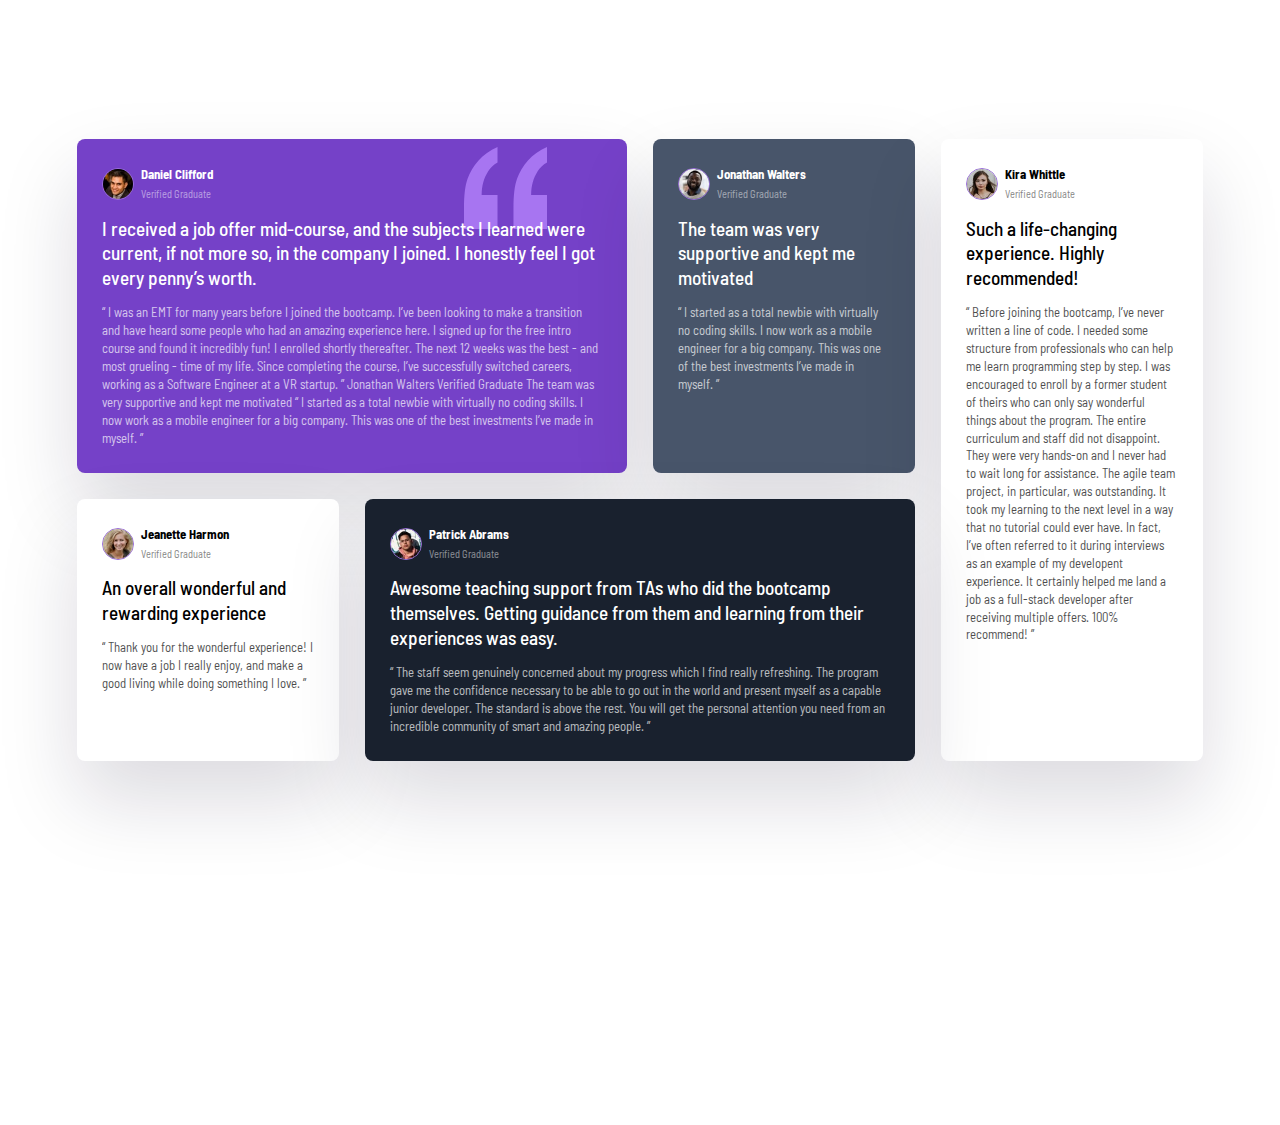
<file: index.html>
<!DOCTYPE html>
<html lang="en">
  <head>
    <meta charset="UTF-8" />
    <meta name="viewport" content="width=device-width, initial-scale=1.0" />
    <title>Testimonials</title>
    <link rel="stylesheet" href="styles.css" />
  </head>
  <body>
    <div class="testimonials">
      <div class="card card--bg-purple daniel">
        <header class="card__header">
          <img src="./images/image-daniel.jpg" alt="daniel" />
          <div>
            <h3>Daniel Clifford</h3>
            <p>Verified Graduate</p>
          </div>
        </header>
        <p class="card__lead">
          I received a job offer mid-course, and the subjects I learned were
          current, if not more so, in the company I joined. I honestly feel I
          got every penny’s worth.
        </p>
        <p class="card__quote">
          “ I was an EMT for many years before I joined the bootcamp. I’ve been
          looking to make a transition and have heard some people who had an
          amazing experience here. I signed up for the free intro course and
          found it incredibly fun! I enrolled shortly thereafter. The next 12
          weeks was the best - and most grueling - time of my life. Since
          completing the course, I’ve successfully switched careers, working as
          a Software Engineer at a VR startup. ” Jonathan Walters Verified
          Graduate The team was very supportive and kept me motivated “ I
          started as a total newbie with virtually no coding skills. I now work
          as a mobile engineer for a big company. This was one of the best
          investments I’ve made in myself. ”
        </p>
      </div>
      <div class="card card--bg-gray-blue jonathan">
        <header class="card__header">
          <img src="./images/image-jonathan.jpg" alt="jonathan" />
          <div>
            <h3>Jonathan Walters</h3>
            <p>Verified Graduate</p>
          </div>
        </header>
        <p class="card__lead">
          The team was very supportive and kept me motivated
        </p>
        <p class="card__quote">
          “ I started as a total newbie with virtually no coding skills. I now
          work as a mobile engineer for a big company. This was one of the best
          investments I’ve made in myself. ”
        </p>
      </div>
      <div class="card kira">
        <header class="card__header">
          <img src="./images/image-kira.jpg" alt="kira" />
          <div>
            <h3>Kira Whittle</h3>
            <p>Verified Graduate</p>
          </div>
        </header>
        <p class="card__lead">
          Such a life-changing experience. Highly recommended!
        </p>
        <p class="card__quote">
          “ Before joining the bootcamp, I’ve never written a line of code. I
          needed some structure from professionals who can help me learn
          programming step by step. I was encouraged to enroll by a former
          student of theirs who can only say wonderful things about the program.
          The entire curriculum and staff did not disappoint. They were very
          hands-on and I never had to wait long for assistance. The agile team
          project, in particular, was outstanding. It took my learning to the
          next level in a way that no tutorial could ever have. In fact, I’ve
          often referred to it during interviews as an example of my developent
          experience. It certainly helped me land a job as a full-stack
          developer after receiving multiple offers. 100% recommend! ”
        </p>
      </div>
      <div class="card jeanette">
        <header class="card__header">
          <img src="./images/image-jeanette.jpg" alt="jeanette" />
          <div>
            <h3>Jeanette Harmon</h3>
            <p>Verified Graduate</p>
          </div>
        </header>
        <p class="card__lead">An overall wonderful and rewarding experience</p>
        <p class="card__quote">
          “ Thank you for the wonderful experience! I now have a job I really
          enjoy, and make a good living while doing something I love. ”
        </p>
      </div>
      <div class="card card--bg-black-blue patrick">
        <header class="card__header">
          <img src="./images/image-patrick.jpg" alt="patrick" />
          <div>
            <h3>Patrick Abrams</h3>
            <p>Verified Graduate</p>
          </div>
        </header>
        <p class="card__lead">
          Awesome teaching support from TAs who did the bootcamp themselves.
          Getting guidance from them and learning from their experiences was
          easy.
        </p>
        <p class="card__quote">
          “ The staff seem genuinely concerned about my progress which I find
          really refreshing. The program gave me the confidence necessary to be
          able to go out in the world and present myself as a capable junior
          developer. The standard is above the rest. You will get the personal
          attention you need from an incredible community of smart and amazing
          people. ”
        </p>
      </div>
    </div>
  </body>
</html>
</file>
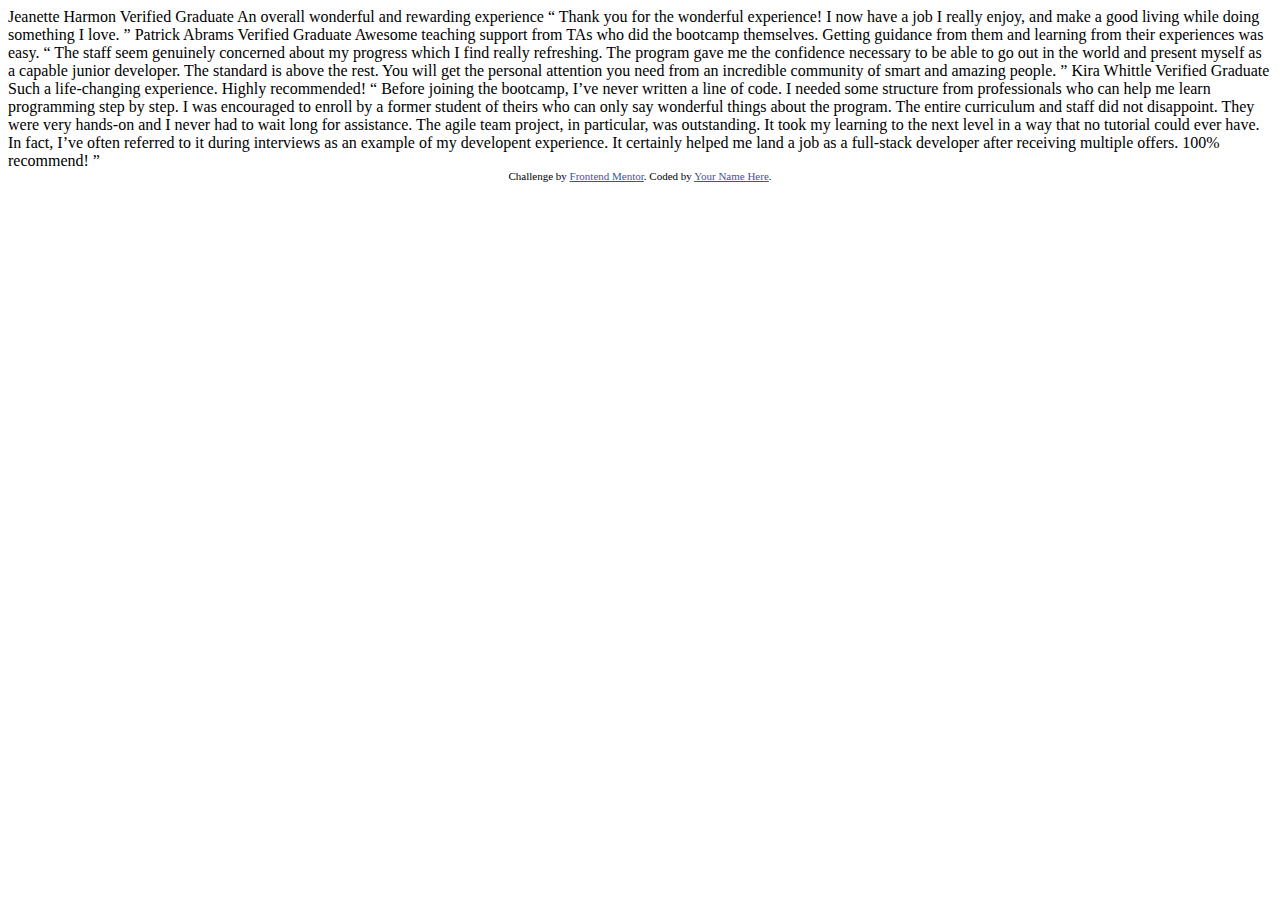
<file: index2.html>
<!DOCTYPE html>
<html lang="en">
  <head>
    <meta charset="UTF-8" />
    <meta name="viewport" content="width=device-width, initial-scale=1.0" />
    <!-- displays site properly based on user's device -->

    <link
      rel="icon"
      type="image/png"
      sizes="32x32"
      href="./images/favicon-32x32.png"
    />

    <title>Frontend Mentor | [Challenge Name Here]</title>

    <!-- Feel free to remove these styles or customise in your own stylesheet 👍 -->
    <style>
      .attribution {
        font-size: 11px;
        text-align: center;
      }
      .attribution a {
        color: hsl(228, 45%, 44%);
      }
    </style>
  </head>
  <body>
    Jeanette Harmon Verified Graduate An overall wonderful and rewarding
    experience “ Thank you for the wonderful experience! I now have a job I
    really enjoy, and make a good living while doing something I love. ” Patrick
    Abrams Verified Graduate Awesome teaching support from TAs who did the
    bootcamp themselves. Getting guidance from them and learning from their
    experiences was easy. “ The staff seem genuinely concerned about my progress
    which I find really refreshing. The program gave me the confidence necessary
    to be able to go out in the world and present myself as a capable junior
    developer. The standard is above the rest. You will get the personal
    attention you need from an incredible community of smart and amazing people.
    ” Kira Whittle Verified Graduate Such a life-changing experience. Highly
    recommended! “ Before joining the bootcamp, I’ve never written a line of
    code. I needed some structure from professionals who can help me learn
    programming step by step. I was encouraged to enroll by a former student of
    theirs who can only say wonderful things about the program. The entire
    curriculum and staff did not disappoint. They were very hands-on and I never
    had to wait long for assistance. The agile team project, in particular, was
    outstanding. It took my learning to the next level in a way that no tutorial
    could ever have. In fact, I’ve often referred to it during interviews as an
    example of my developent experience. It certainly helped me land a job as a
    full-stack developer after receiving multiple offers. 100% recommend! ”

    <div class="attribution">
      Challenge by
      <a href="https://www.frontendmentor.io?ref=challenge" target="_blank"
        >Frontend Mentor</a
      >. Coded by <a href="#">Your Name Here</a>.
    </div>
  </body>
</html>
</file>
<file: styles.css>
@import url("https://fonts.googleapis.com/css2?family=Barlow+Semi+Condensed:wght@500;600&display=swap");

* {
  box-sizing: border-box;
  margin: 0;
  padding: 0;
}

html {
  height: 100%;
}

body {
  font-family: "Barlow Semi Condensed", sans-serif;
  font-size: 13px;
  line-height: 1.7;
  zoom: 80%;
  display: flex;
  justify-content: center;
  align-items: center;
}

.testimonials {
  max-width: 1440px;
  padding: 1rem;
  margin: 0 auto;
  display: grid;
  /* grid-template-areas:
    "daniel daniel jonathan kira"
    "jeanette patrick patrick kira"; */
  grid-template-columns: repeat(4, 1fr);
  gap: 2rem;
}

.card {
  /* border: 2px solid black; */
  background-color: hsl(0, 0%, 100%);
  padding: 2rem;
  border-radius: 10px;
  box-shadow: rgba(17, 12, 46, 0.15) 0px 48px 100px 0px;
}

.card--bg-purple {
  background: hsl(263, 55%, 52%);
  background-image: url("./images/bg-pattern-quotation.svg");
  color: hsl(0, 0%, 100%);
  background-repeat: no-repeat;
  background-position: top 10px right 100px;
}

.card--bg-gray-blue {
  background-color: hsl(217, 19%, 35%);
  color: hsl(0, 0%, 100%);
}

.card--bg-black-blue {
  background-color: hsl(219, 29%, 14%);
  color: hsl(0, 0%, 100%);
}

.card__header {
  display: flex;
  align-items: center;
  margin-bottom: 1rem;
}

.card__header img {
  border-radius: 50%;
  height: 40px;
  width: 40px;
  border: 2px solid #996ed9;
  margin-right: 8px;
}

.card__header h3 {
  font-size: 1rem;
}

.card__header p {
  opacity: 50%;
}

.card__lead {
  font-size: 1.5rem;
  font-weight: 500;
  line-height: 1.3;
  margin-bottom: 1rem;
}

.card__quote {
  font-size: 1rem;
  opacity: 70%;
  line-height: 1.4;
}

/* .daniel {
  grid-area: daniel;
}

.jonathan {
  grid-area: jonathan;
}

.kira {
  grid-area: kira;
}

.jeanette {
  grid-area: jeanette;
}

.patrick {
  grid-area: patrick;
} */

.card:nth-of-type(1) {
  grid-column: 1/3;
  grid-row: 1/2;
}

.card:nth-of-type(5) {
  grid-column: 2/4;
  grid-row: 2;
}

.card:nth-of-type(3) {
  grid-column: 4;
  grid-row: 1/3;
}

@media (min-width: 1080px) {
  body {
    height: 100%;
  }
}

@media (max-width: 1080px) {
  .testimonials {
    grid-template-columns: repeat(2, 1fr);
    grid-template-rows: repeat(auto, 1fr);
    width: 100%;
  }

  .card:nth-of-type(1) {
    grid-column: 1;
    grid-row: 1;
  }

  .card:nth-of-type(2) {
    grid-column: 2;
    grid-row: 1;
  }

  .card:nth-of-type(3) {
    grid-column: 1;
    grid-row: 2;
  }

  .card:nth-of-type(4) {
    grid-column: 2;
    grid-row: 2;
  }

  .card:nth-of-type(5) {
    grid-column: 1;
    grid-row: 3;
  }
}

@media (max-width: 768px) {
  .testimonials {
    grid-template-columns: 1fr;
    grid-template-rows: 1fr;
    width: 100%;
  }

  .card:nth-of-type(1) {
    grid-column: 1;
    grid-row: 1;
  }

  .card:nth-of-type(2) {
    grid-column: 1;
    grid-row: 2;
  }

  .card:nth-of-type(3) {
    grid-column: 1;
    grid-row: 5;
  }

  .card:nth-of-type(4) {
    grid-column: 1;
    grid-row: 3;
  }

  .card:nth-of-type(5) {
    grid-column: 1;
    grid-row: 4;
  }
}
</file>
